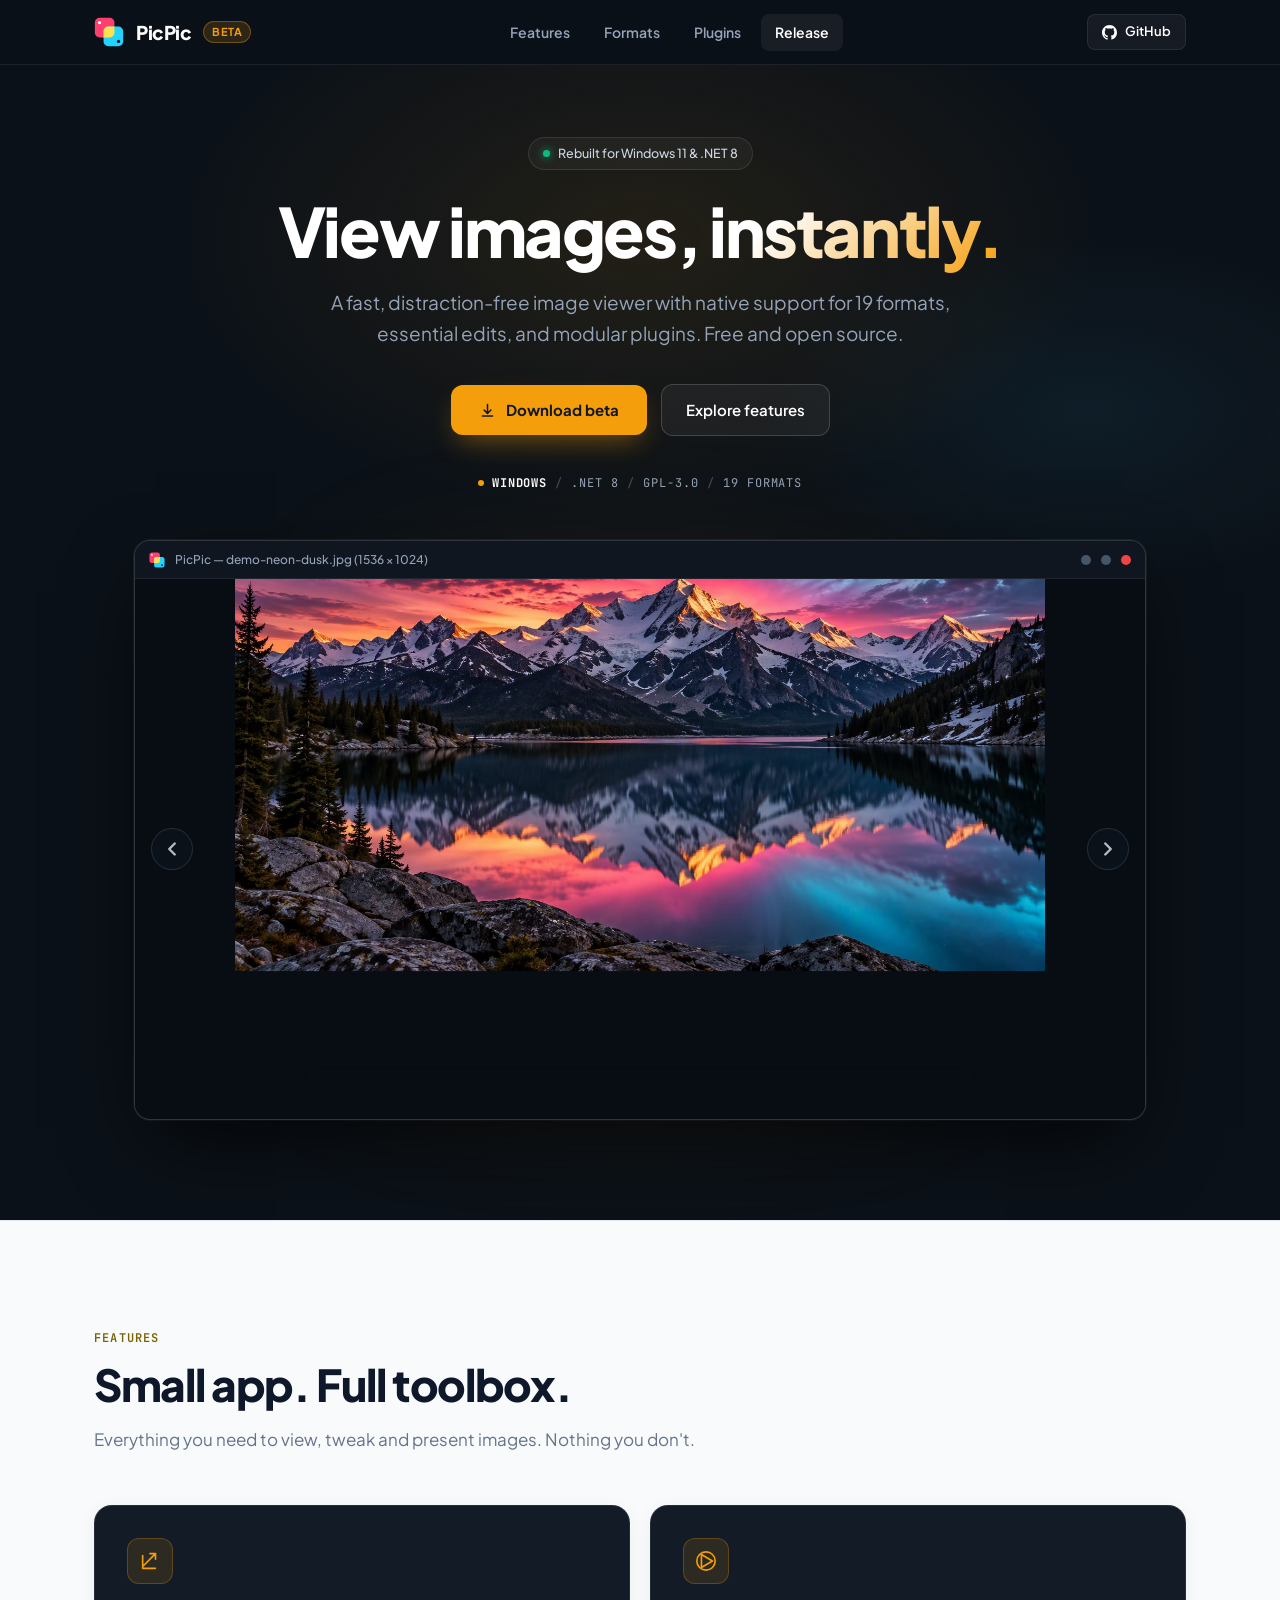
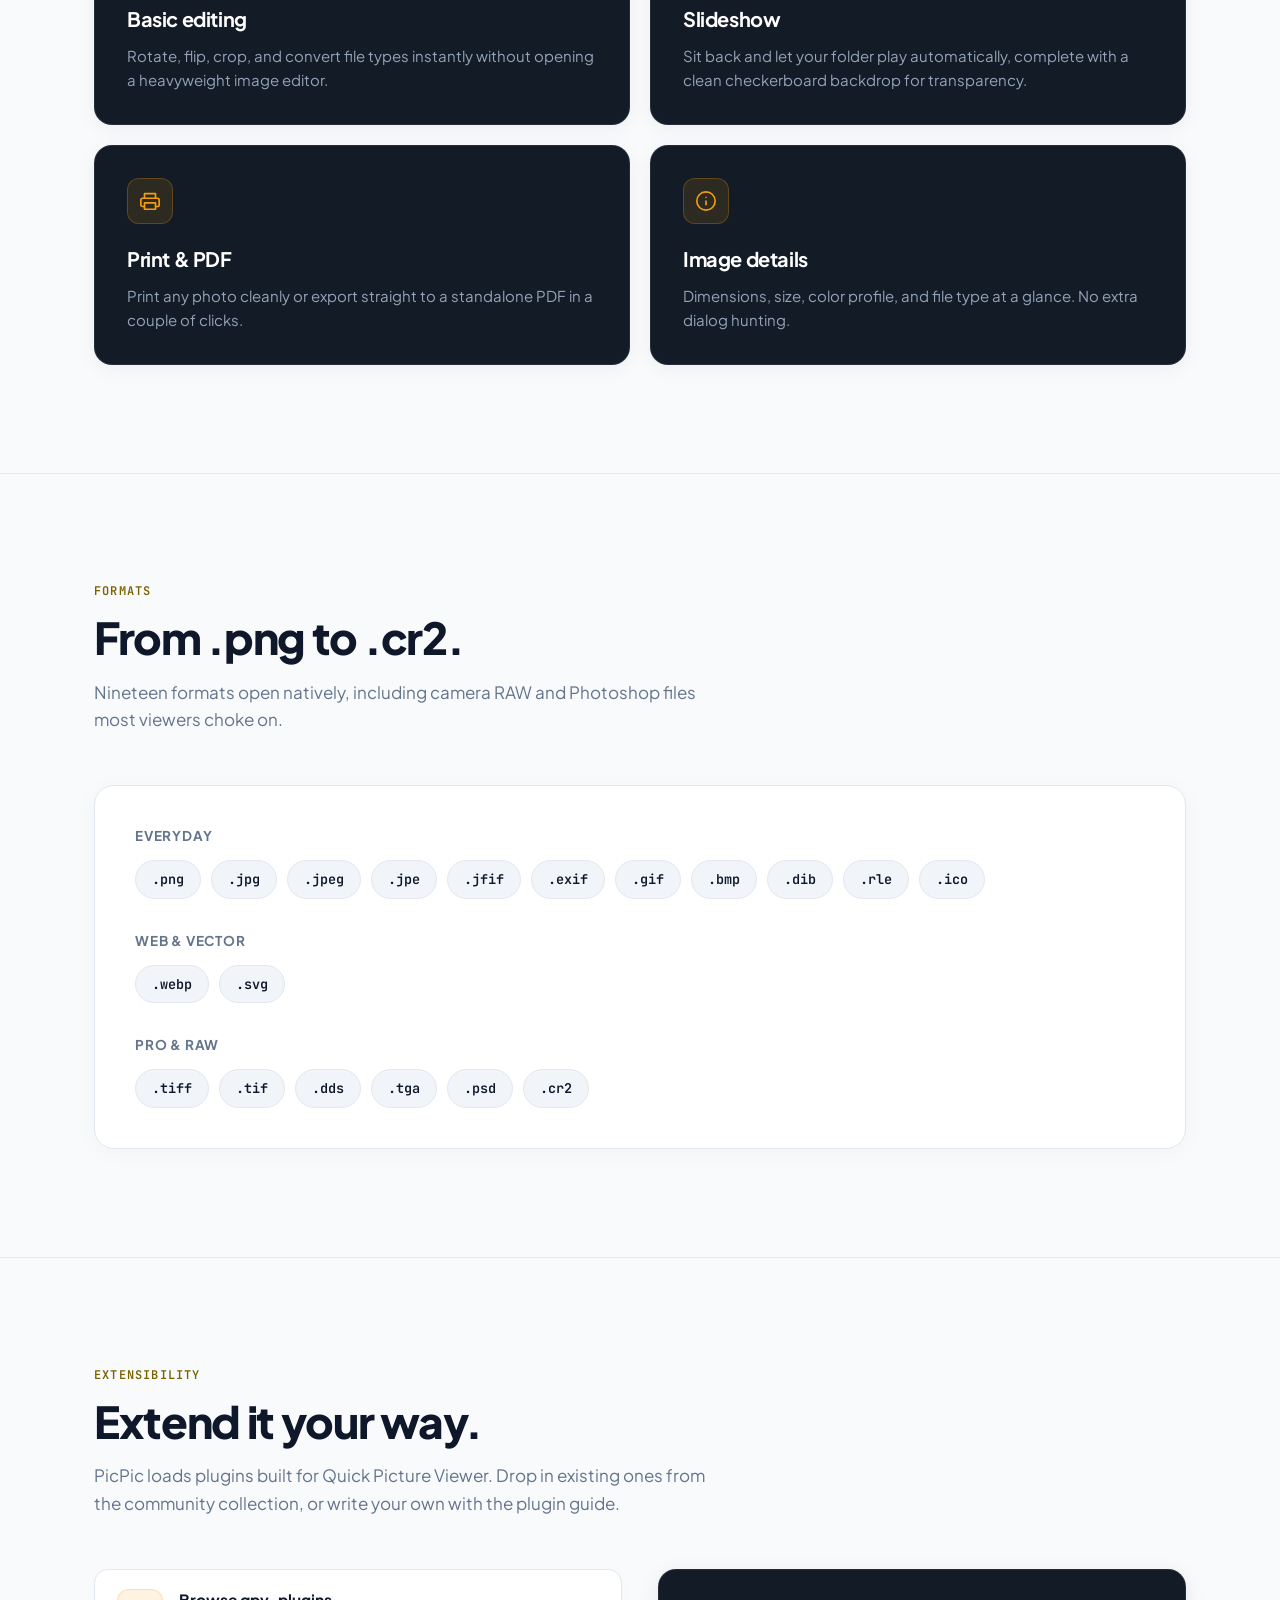
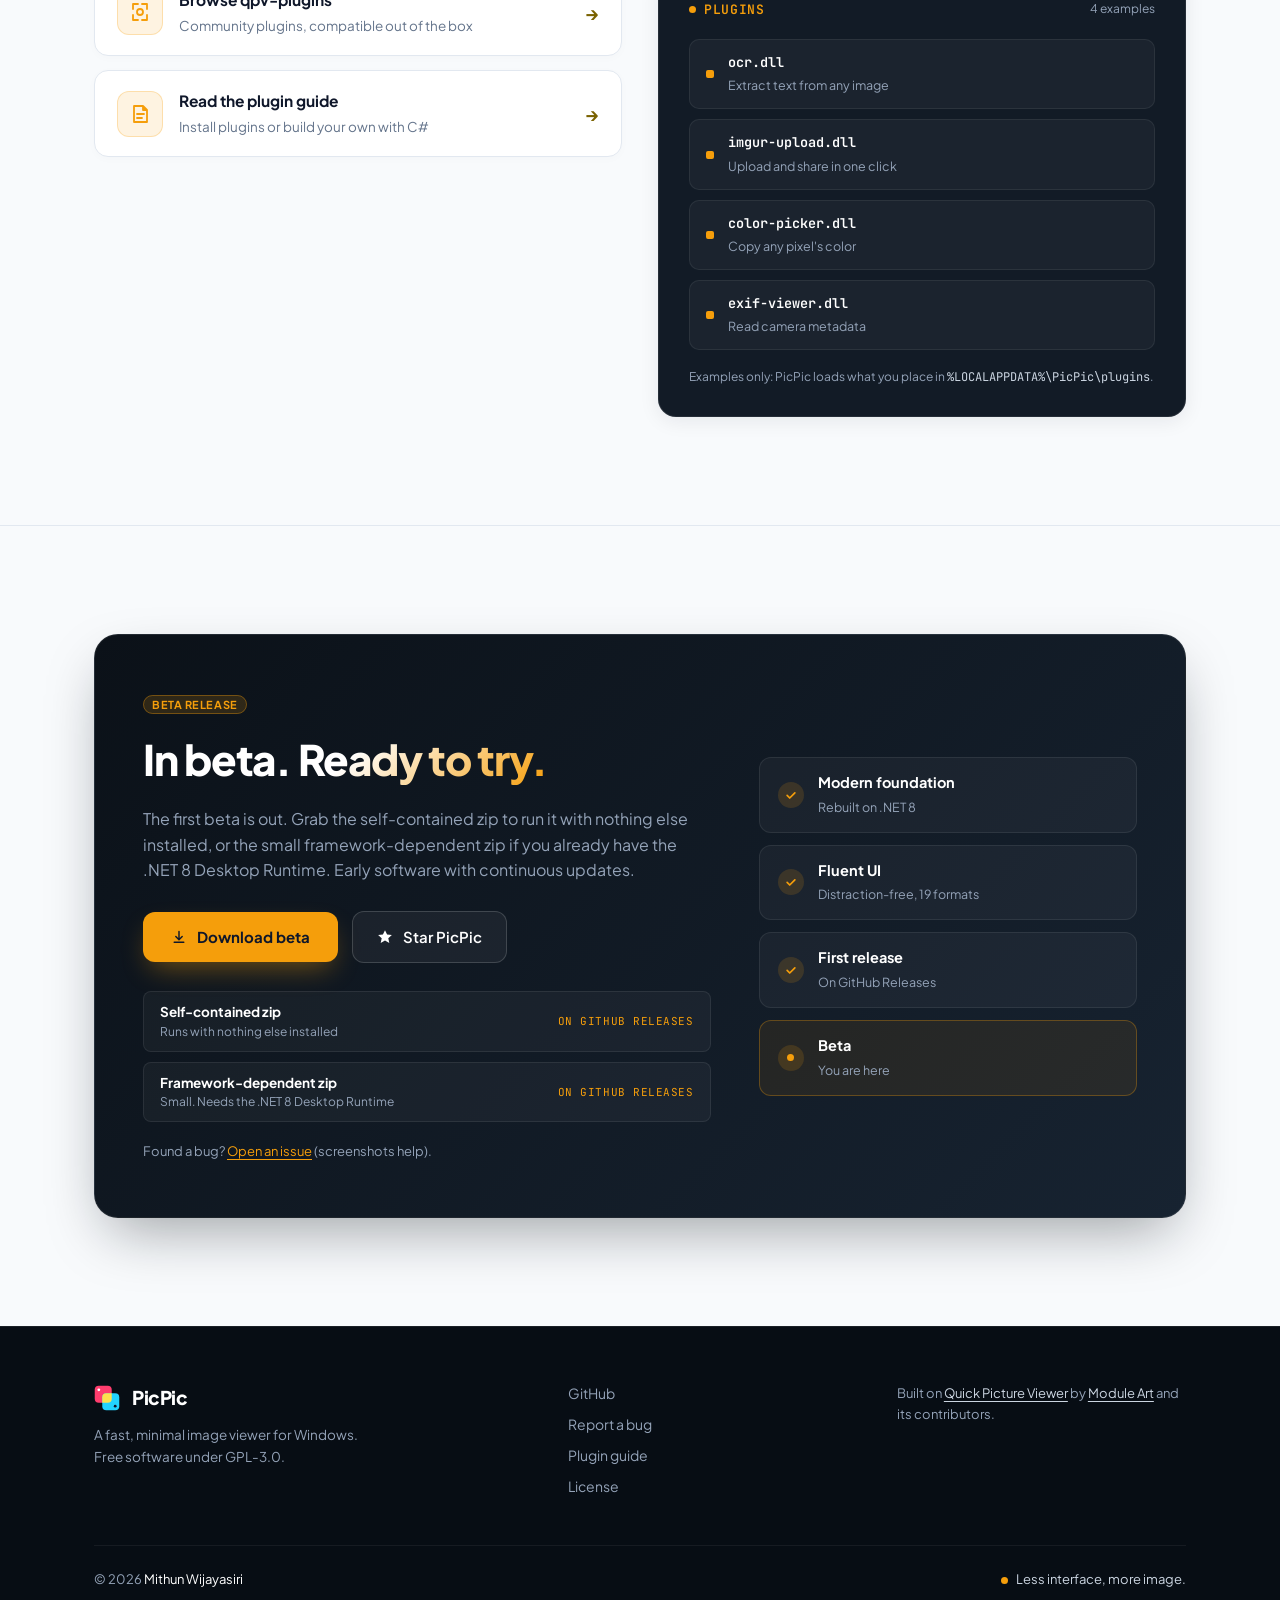
<file: site/index.html>
<!doctype html>
<html lang="en">
<head>
  <meta charset="utf-8">
  <meta name="viewport" content="width=device-width, initial-scale=1">
  <title>PicPic — Fast, Modern Image Viewer for Windows</title>
  <meta name="description" content="PicPic is a fast, distraction-free image viewer for Windows with native support for 19 formats, essential edits, and modular plugins. Free and open source under GPL-3.0.">
  <meta name="theme-color" content="#0b1118">
  <meta property="og:title" content="PicPic — Fast, Modern Image Viewer for Windows">
  <meta property="og:description" content="Native support for 19 formats, essential edits, and modular plugins. Distraction-free UI. Free and open source under GPL-3.0.">
  <meta property="og:url" content="https://mithunwijayasiri.github.io/PicPic/site/">
  <meta property="og:type" content="website">
  <meta property="og:site_name" content="PicPic">
  <meta property="og:image" content="https://mithunwijayasiri.github.io/PicPic/site/assets/og-card.png">
  <meta property="og:image:width" content="1200">
  <meta property="og:image:height" content="630">
  <meta property="og:image:alt" content="PicPic — a fast, minimal image viewer for Windows">
  <meta name="twitter:card" content="summary_large_image">
  <link rel="icon" type="image/svg+xml" href="assets/picpic-icon.svg">
  <link rel="stylesheet" href="styles.css">
  <script type="application/ld+json">
  {
    "@context": "https://schema.org",
    "@type": "SoftwareApplication",
    "name": "PicPic",
    "operatingSystem": "Windows",
    "applicationCategory": "MultimediaApplication",
    "description": "A fast, minimal image viewer for Windows. In beta — download from GitHub Releases.",
    "license": "https://github.com/MithunWijayasiri/PicPic/blob/master/LICENSE",
    "sameAs": "https://github.com/MithunWijayasiri/PicPic",
    "author": { "@type": "Person", "name": "Mithun Wijayasiri", "url": "https://github.com/MithunWijayasiri" },
    "offers": { "@type": "Offer", "price": "0", "priceCurrency": "USD" }
  }
  </script>
</head>
<body>
  <a class="skip-link" href="#main">Skip to content</a>

  <header class="nav" id="nav">
    <div class="wrap nav-inner">
      <a class="brand" href="#top" aria-label="PicPic home">
        <img src="assets/picpic-mark.svg" alt="PicPic logo" width="30" height="30">
        <span class="brand-name">PicPic</span>
        <span class="badge-beta">Beta</span>
      </a>
      <nav class="nav-links" aria-label="Sections">
        <a href="#features" data-nav>Features</a>
        <a href="#formats" data-nav>Formats</a>
        <a href="#plugins" data-nav>Plugins</a>
        <a href="#release" data-nav>Release</a>
      </nav>
      <div class="nav-actions">
        <a class="btn btn-ghost btn-sm" href="https://github.com/MithunWijayasiri/PicPic" target="_blank" rel="noopener">
          <svg viewBox="0 0 16 16" width="15" height="15" fill="currentColor" aria-hidden="true"><path d="M8 0C3.58 0 0 3.58 0 8c0 3.54 2.29 6.53 5.47 7.59.4.07.55-.17.55-.38 0-.19-.01-.82-.01-1.49-2.01.37-2.53-.49-2.69-.94-.09-.23-.48-.94-.82-1.13-.28-.15-.68-.52-.01-.53.63-.01 1.08.58 1.23.82.72 1.21 1.87.87 2.33.66.07-.52.28-.87.51-1.07-1.78-.2-3.64-.89-3.64-3.95 0-.87.31-1.59.82-2.15-.08-.2-.36-1.02.08-2.12 0 0 .67-.21 2.2.82.64-.18 1.32-.27 2-.27s1.36.09 2 .27c1.53-1.04 2.2-.82 2.2-.82.44 1.1.16 1.92.08 2.12.51.56.82 1.27.82 2.15 0 3.07-1.87 3.75-3.65 3.95.29.25.54.73.54 1.48 0 1.07-.01 1.93-.01 2.2 0 .21.15.46.55.38A8.01 8.01 0 0 0 16 8c0-4.42-3.58-8-8-8Z"/></svg>
          GitHub
        </a>
        <button class="menu-btn" id="menuBtn" aria-expanded="false" aria-controls="mobileMenu" aria-label="Open menu">
          <svg viewBox="0 0 20 20" width="20" height="20" fill="none" stroke="currentColor" stroke-width="1.8" stroke-linecap="round" aria-hidden="true"><path d="M3 5h14M3 10h14M3 15h14"/></svg>
        </button>
      </div>
    </div>
    <div class="mobile-menu" id="mobileMenu" hidden>
      <a href="#features" data-nav>Features</a>
      <a href="#formats" data-nav>Formats</a>
      <a href="#plugins" data-nav>Plugins</a>
      <a href="#release" data-nav>Release</a>
      <a href="https://github.com/MithunWijayasiri/PicPic" target="_blank" rel="noopener">GitHub ↗</a>
    </div>
  </header>

  <main id="main">
    <!-- Hero Section -->
    <section class="hero" id="top">
      <div class="wrap hero-copy">
        <div class="hero-badge"><span></span> Rebuilt for Windows 11 &amp; .NET 8</div>
        <h1>View images, <span class="gradient">instantly.</span></h1>
        <p class="hero-sub">A fast, distraction-free image viewer with native support for 19 formats, essential edits, and modular plugins. Free and open source.</p>
        <div class="hero-cta">
          <a class="btn btn-primary" href="#release">
            <svg viewBox="0 0 20 20" width="17" height="17" fill="none" stroke="currentColor" stroke-width="1.8" stroke-linecap="round" stroke-linejoin="round" aria-hidden="true"><path d="M10 3v10M6 9.5l4 4 4-4M4 16.5h12"/></svg>
            Download beta
          </a>
          <a class="btn btn-secondary" href="#features">Explore features</a>
        </div>
        <p class="status">
          <span class="status-dot" aria-hidden="true"></span>
          <b>Windows</b><span class="x" aria-hidden="true">/</span>.NET 8<span class="x" aria-hidden="true">/</span>GPL-3.0<span class="x" aria-hidden="true">/</span>19 formats
        </p>
      </div>

      <!-- Mockup Window -->
      <div class="wrap mockup-wrap">
        <div class="mockup-glow" aria-hidden="true"></div>
        <div class="mockup-window">
          <div class="win-titlebar">
            <div class="win-title">
              <img src="assets/picpic-mark.svg" alt="" width="16" height="16">
              <span id="demoTitle">PicPic — demo-neon-dusk.jpg (1536 × 1024)</span>
            </div>
            <div class="win-controls" aria-hidden="true">
              <span class="win-ctrl win-min"></span>
              <span class="win-ctrl win-max"></span>
              <span class="win-ctrl win-close"></span>
            </div>
          </div>
          <div class="win-canvas" tabindex="0" role="region" aria-label="Interactive image viewer demo">
            <div class="win-stage" id="heroStage">
              <img id="heroImg" src="assets/demo-neon-dusk.jpg" alt="Sample image: mountain lake at dusk with vibrant neon aurora glow" fetchpriority="high">
            </div>
            <button class="win-nav-btn win-nav-prev" id="demoPrev" type="button" aria-label="Previous image (Left arrow)" title="Previous image (Left arrow)">
              <svg viewBox="0 0 20 20" width="22" height="22" fill="none" stroke="currentColor" stroke-width="2.2" stroke-linecap="round" stroke-linejoin="round" aria-hidden="true"><path d="M12.5 15l-5-5 5-5"/></svg>
            </button>
            <button class="win-nav-btn win-nav-next" id="demoNext" type="button" aria-label="Next image (Right arrow)" title="Next image (Right arrow)">
              <svg viewBox="0 0 20 20" width="22" height="22" fill="none" stroke="currentColor" stroke-width="2.2" stroke-linecap="round" stroke-linejoin="round" aria-hidden="true"><path d="M7.5 5l5 5-5 5"/></svg>
            </button>
            <div class="win-hud" role="toolbar" aria-label="Viewer quick actions">
              <button class="win-hud-btn" id="hudPrev" type="button" title="Previous image (Left arrow)">
                <svg viewBox="0 0 20 20" width="16" height="16" fill="none" stroke="currentColor" stroke-width="2" stroke-linecap="round" stroke-linejoin="round" aria-hidden="true"><path d="M12.5 15l-5-5 5-5"/></svg>
                <span class="win-hud-label">Back</span>
              </button>
              <button class="win-hud-btn" id="hudNext" type="button" title="Next image (Right arrow)">
                <svg viewBox="0 0 20 20" width="16" height="16" fill="none" stroke="currentColor" stroke-width="2" stroke-linecap="round" stroke-linejoin="round" aria-hidden="true"><path d="M7.5 5l5 5-5 5"/></svg>
                <span class="win-hud-label">Next</span>
              </button>
              <span class="win-hud-sep" aria-hidden="true"></span>
              <button class="win-hud-btn" id="hudRotate" type="button" title="Rotate 90° clockwise (R)">
                <svg viewBox="0 0 20 20" width="16" height="16" fill="none" stroke="currentColor" stroke-width="1.8" stroke-linecap="round" stroke-linejoin="round" aria-hidden="true"><path d="M3 10a7 7 0 1 1 2.05 4.95M3 10V5m0 5h5"/></svg>
                <span class="win-hud-label">Rotate</span>
              </button>
              <button class="win-hud-btn" id="hudZoomIn" type="button" title="Zoom in (+)">
                <svg viewBox="0 0 20 20" width="16" height="16" fill="none" stroke="currentColor" stroke-width="1.8" stroke-linecap="round" stroke-linejoin="round" aria-hidden="true"><circle cx="9" cy="9" r="6"/><path d="M9 6v6M6 9h6M13.5 13.5 17 17"/></svg>
                <span class="win-hud-label">Zoom +</span>
              </button>
              <button class="win-hud-btn" id="hudZoomOut" type="button" title="Zoom out (−)">
                <svg viewBox="0 0 20 20" width="16" height="16" fill="none" stroke="currentColor" stroke-width="1.8" stroke-linecap="round" stroke-linejoin="round" aria-hidden="true"><circle cx="9" cy="9" r="6"/><path d="M6 9h6M13.5 13.5 17 17"/></svg>
                <span class="win-hud-label">Zoom −</span>
              </button>
              <button class="win-hud-btn" id="hudSlideshow" type="button" title="Start slideshow (Space)">
                <svg class="icon-play" viewBox="0 0 20 20" width="16" height="16" fill="currentColor" aria-hidden="true"><path d="M6 4.5 16 10 6 15.5Z"/></svg>
                <svg class="icon-pause" viewBox="0 0 20 20" width="16" height="16" fill="currentColor" aria-hidden="true" hidden><path d="M6 4h3v12H6zM11 4h3v12h-3z"/></svg>
                <span class="win-hud-label">Play</span>
              </button>
              <span class="win-hud-sep" aria-hidden="true"></span>
              <span class="win-hud-info" id="demoInfo">1536 × 1024 • JPEG • 100%</span>
            </div>
          </div>
        </div>
      </div>
    </section>

    <!-- Features Bento Section -->
    <section class="section section-light" id="features">
      <div class="wrap">
        <div class="section-header">
          <span class="section-tag">Features</span>
          <h2>Small app. Full toolbox.</h2>
          <p class="section-sub">Everything you need to view, tweak and present images. Nothing you don't.</p>
        </div>
        <div class="bento-grid">
          <article class="bento-card bento-col-6">
            <div class="bento-icon">
              <svg viewBox="0 0 24 24" width="22" height="22" fill="none" stroke="currentColor" stroke-width="1.8" stroke-linecap="round" stroke-linejoin="round" aria-hidden="true"><path d="M4 18 18 4M18 4h-6M18 4v6M4 6v14h14"/></svg>
            </div>
            <h3>Basic editing</h3>
            <p>Rotate, flip, crop, and convert file types instantly without opening a heavyweight image editor.</p>
          </article>
          <article class="bento-card bento-col-6">
            <div class="bento-icon">
              <svg viewBox="0 0 24 24" width="22" height="22" fill="none" stroke="currentColor" stroke-width="1.8" stroke-linecap="round" stroke-linejoin="round" aria-hidden="true"><path d="M7 5l12 7-12 7V5z"/><circle cx="12" cy="12" r="10"/></svg>
            </div>
            <h3>Slideshow</h3>
            <p>Sit back and let your folder play automatically, complete with a clean checkerboard backdrop for transparency.</p>
          </article>
          <article class="bento-card bento-col-6">
            <div class="bento-icon">
              <svg viewBox="0 0 24 24" width="22" height="22" fill="none" stroke="currentColor" stroke-width="1.8" stroke-linecap="round" stroke-linejoin="round" aria-hidden="true"><path d="M6 9V4h12v5M6 18H4a2 2 0 0 1-2-2v-5a2 2 0 0 1 2-2h16a2 2 0 0 1 2 2v5a2 2 0 0 1-2 2h-2M6 14h12v7H6v-7z"/></svg>
            </div>
            <h3>Print &amp; PDF</h3>
            <p>Print any photo cleanly or export straight to a standalone PDF in a couple of clicks.</p>
          </article>
          <article class="bento-card bento-col-6">
            <div class="bento-icon">
              <svg viewBox="0 0 24 24" width="22" height="22" fill="none" stroke="currentColor" stroke-width="1.8" stroke-linecap="round" stroke-linejoin="round" aria-hidden="true"><circle cx="12" cy="12" r="10"/><path d="M12 16v-4M12 8h.01"/></svg>
            </div>
            <h3>Image details</h3>
            <p>Dimensions, size, color profile, and file type at a glance. No extra dialog hunting.</p>
          </article>
        </div>
      </div>
    </section>

    <!-- Formats Section -->
    <section class="section section-light" id="formats">
      <div class="wrap">
        <div class="section-header">
          <span class="section-tag">Formats</span>
          <h2>From .png to .cr2.</h2>
          <p class="section-sub">Nineteen formats open natively, including camera RAW and Photoshop files most viewers choke on.</p>
        </div>
        <div class="formats-box">
          <div class="format-group">
            <h3 class="fg-title">Everyday</h3>
            <div class="chips-row">
              <span class="fmt-pill">.png</span>
              <span class="fmt-pill">.jpg</span>
              <span class="fmt-pill">.jpeg</span>
              <span class="fmt-pill">.jpe</span>
              <span class="fmt-pill">.jfif</span>
              <span class="fmt-pill">.exif</span>
              <span class="fmt-pill">.gif</span>
              <span class="fmt-pill">.bmp</span>
              <span class="fmt-pill">.dib</span>
              <span class="fmt-pill">.rle</span>
              <span class="fmt-pill">.ico</span>
            </div>
          </div>
          <div class="format-group">
            <h3 class="fg-title">Web &amp; vector</h3>
            <div class="chips-row">
              <span class="fmt-pill">.webp</span>
              <span class="fmt-pill">.svg</span>
            </div>
          </div>
          <div class="format-group">
            <h3 class="fg-title">Pro &amp; RAW</h3>
            <div class="chips-row">
              <span class="fmt-pill">.tiff</span>
              <span class="fmt-pill">.tif</span>
              <span class="fmt-pill">.dds</span>
              <span class="fmt-pill">.tga</span>
              <span class="fmt-pill">.psd</span>
              <span class="fmt-pill">.cr2</span>
            </div>
          </div>
        </div>
      </div>
    </section>

    <!-- Plugins Section -->
    <section class="section section-light" id="plugins">
      <div class="wrap">
        <div class="section-header">
          <span class="section-tag">Extensibility</span>
          <h2>Extend it your way.</h2>
          <p class="section-sub">PicPic loads plugins built for Quick Picture Viewer. Drop in existing ones from the community collection, or write your own with the plugin guide.</p>
        </div>
        <div class="plugins-grid">
          <div class="plugin-links">
            <a class="plugin-link-card" href="https://github.com/ModuleArt/qpv-plugins" target="_blank" rel="noopener">
              <span class="bento-icon"><svg viewBox="0 0 22 22" width="22" height="22" fill="none" stroke="currentColor" stroke-width="1.8" stroke-linecap="round" stroke-linejoin="round" aria-hidden="true"><path d="M9 3H4v5M13 3h5v5M9 19H4v-5M13 19h5v-5"/><circle cx="11" cy="11" r="3"/></svg></span>
              <div class="plugin-link-body">
                <b>Browse qpv-plugins</b>
                <small>Community plugins, compatible out of the box</small>
              </div>
              <span class="plugin-link-arrow" aria-hidden="true">→</span>
            </a>
            <a class="plugin-link-card" href="https://github.com/MithunWijayasiri/PicPic/blob/master/docs/plugins.md" target="_blank" rel="noopener">
              <span class="bento-icon"><svg viewBox="0 0 22 22" width="22" height="22" fill="none" stroke="currentColor" stroke-width="1.8" stroke-linecap="round" stroke-linejoin="round" aria-hidden="true"><path d="M5 3h9l4 4v12H5ZM14 3v4h4M8 11h7M8 15h5"/></svg></span>
              <div class="plugin-link-body">
                <b>Read the plugin guide</b>
                <small>Install plugins or build your own with C#</small>
              </div>
              <span class="plugin-link-arrow" aria-hidden="true">→</span>
            </a>
          </div>
          <div class="plugin-preview-card">
            <div class="plugin-head-row">
              <p class="plugin-title"><span class="pulse-dot" aria-hidden="true"></span>plugins</p>
              <span class="plugin-count">4 examples</span>
            </div>
            <ul class="plugin-item-list" aria-label="Example plugins">
              <li>
                <span class="pm-dot" aria-hidden="true"></span>
                <span class="pm-info"><b>ocr.dll</b><small>Extract text from any image</small></span>
              </li>
              <li>
                <span class="pm-dot" aria-hidden="true"></span>
                <span class="pm-info"><b>imgur-upload.dll</b><small>Upload and share in one click</small></span>
              </li>
              <li>
                <span class="pm-dot" aria-hidden="true"></span>
                <span class="pm-info"><b>color-picker.dll</b><small>Copy any pixel's color</small></span>
              </li>
              <li>
                <span class="pm-dot" aria-hidden="true"></span>
                <span class="pm-info"><b>exif-viewer.dll</b><small>Read camera metadata</small></span>
              </li>
            </ul>
            <p class="plugin-note">Examples only: PicPic loads what you place in <span class="mono">%LOCALAPPDATA%\PicPic\plugins</span>.</p>
          </div>
        </div>
      </div>
    </section>

    <!-- Release / Beta Section -->
    <section class="section section-light" id="release">
      <div id="beta" style="position: absolute; transform: translateY(-80px);" aria-hidden="true"></div>
      <div class="wrap">
        <div class="release-cta-card">
          <div class="release-info">
            <span class="badge-beta">Beta release</span>
            <h2>In beta. <span class="gradient">Ready to try.</span></h2>
            <p class="release-sub">The first beta is out. Grab the self-contained zip to run it with nothing else installed, or the small framework-dependent zip if you already have the .NET 8 Desktop Runtime. Early software with continuous updates.</p>
            <div class="release-cta-actions">
              <a class="btn btn-primary" href="https://github.com/MithunWijayasiri/PicPic/releases" target="_blank" rel="noopener">
                <svg viewBox="0 0 20 20" width="16" height="16" fill="none" stroke="currentColor" stroke-width="1.8" stroke-linecap="round" stroke-linejoin="round" aria-hidden="true"><path d="M10 3v10M6 9.5l4 4 4-4M4 16.5h12"/></svg>
                Download beta
              </a>
              <a class="btn btn-secondary" href="https://github.com/MithunWijayasiri/PicPic" target="_blank" rel="noopener">
                <svg viewBox="0 0 20 20" width="16" height="16" fill="currentColor" aria-hidden="true"><path d="M10 1.5 12.6 7l6 .6-4.5 4 1.3 5.9L10 14.4l-5.4 3.1L5.9 11.6 1.4 7.6l6-.6L10 1.5Z"/></svg>
                Star PicPic
              </a>
            </div>
            <div class="asset-rows">
              <p class="asset-row"><span><b>Self-contained zip</b><small>Runs with nothing else installed</small></span><span class="asset-tag">on GitHub Releases</span></p>
              <p class="asset-row"><span><b>Framework-dependent zip</b><small>Small. Needs the .NET 8 Desktop Runtime</small></span><span class="asset-tag">on GitHub Releases</span></p>
            </div>
            <p class="release-note">Found a bug? <a href="https://github.com/MithunWijayasiri/PicPic/issues/new" target="_blank" rel="noopener">Open an issue</a> (screenshots help).</p>
          </div>
          <div class="release-checklist">
            <ol class="checklist">
              <li class="release-check-item">
                <span class="check"><svg viewBox="0 0 14 14" width="12" height="12"><path d="m2.5 7.5 3 3 6-6" fill="none" stroke="currentColor" stroke-width="2" stroke-linecap="round" stroke-linejoin="round"/></svg></span>
                <span><b>Modern foundation</b><small>Rebuilt on .NET 8</small></span>
              </li>
              <li class="release-check-item">
                <span class="check"><svg viewBox="0 0 14 14" width="12" height="12"><path d="m2.5 7.5 3 3 6-6" fill="none" stroke="currentColor" stroke-width="2" stroke-linecap="round" stroke-linejoin="round"/></svg></span>
                <span><b>Fluent UI</b><small>Distraction-free, 19 formats</small></span>
              </li>
              <li class="release-check-item">
                <span class="check"><svg viewBox="0 0 14 14" width="12" height="12"><path d="m2.5 7.5 3 3 6-6" fill="none" stroke="currentColor" stroke-width="2" stroke-linecap="round" stroke-linejoin="round"/></svg></span>
                <span><b>First release</b><small>On GitHub Releases</small></span>
              </li>
              <li class="release-check-item check-now" aria-current="step">
                <span class="check"><span class="pulse-dot" aria-hidden="true"></span></span>
                <span><b>Beta</b><small>You are here</small></span>
              </li>
            </ol>
          </div>
        </div>
      </div>
    </section>
  </main>

  <footer class="footer">
    <div class="wrap">
      <div class="footer-grid">
        <div class="footer-brand">
          <a class="brand" href="#top" aria-label="Back to top">
            <img src="assets/picpic-mark.svg" alt="" width="26" height="26">
            <span class="brand-name">PicPic</span>
          </a>
          <p>A fast, minimal image viewer for Windows.<br>Free software under GPL-3.0.</p>
        </div>
        <nav class="footer-links" aria-label="Project links">
          <a href="https://github.com/MithunWijayasiri/PicPic" target="_blank" rel="noopener">GitHub</a>
          <a href="https://github.com/MithunWijayasiri/PicPic/issues/new" target="_blank" rel="noopener">Report a bug</a>
          <a href="https://github.com/MithunWijayasiri/PicPic/blob/master/docs/plugins.md" target="_blank" rel="noopener">Plugin guide</a>
          <a href="https://github.com/MithunWijayasiri/PicPic/blob/master/LICENSE" target="_blank" rel="noopener">License</a>
        </nav>
        <div class="footer-credit">
          <p>Built on <a href="https://github.com/ModuleArt/quick-picture-viewer" target="_blank" rel="noopener">Quick Picture Viewer</a> by <a href="https://github.com/ModuleArt" target="_blank" rel="noopener">Module Art</a> and its contributors.</p>
        </div>
      </div>
      <div class="footer-bottom">
        <span>© 2026 <a href="https://github.com/MithunWijayasiri" target="_blank" rel="noopener">Mithun Wijayasiri</a></span>
        <span class="footer-status"><span class="pulse-dot" aria-hidden="true"></span>Less interface, more image.</span>
      </div>
    </div>
  </footer>

  <script src="app.js" defer></script>
</body>
</html>
</file>
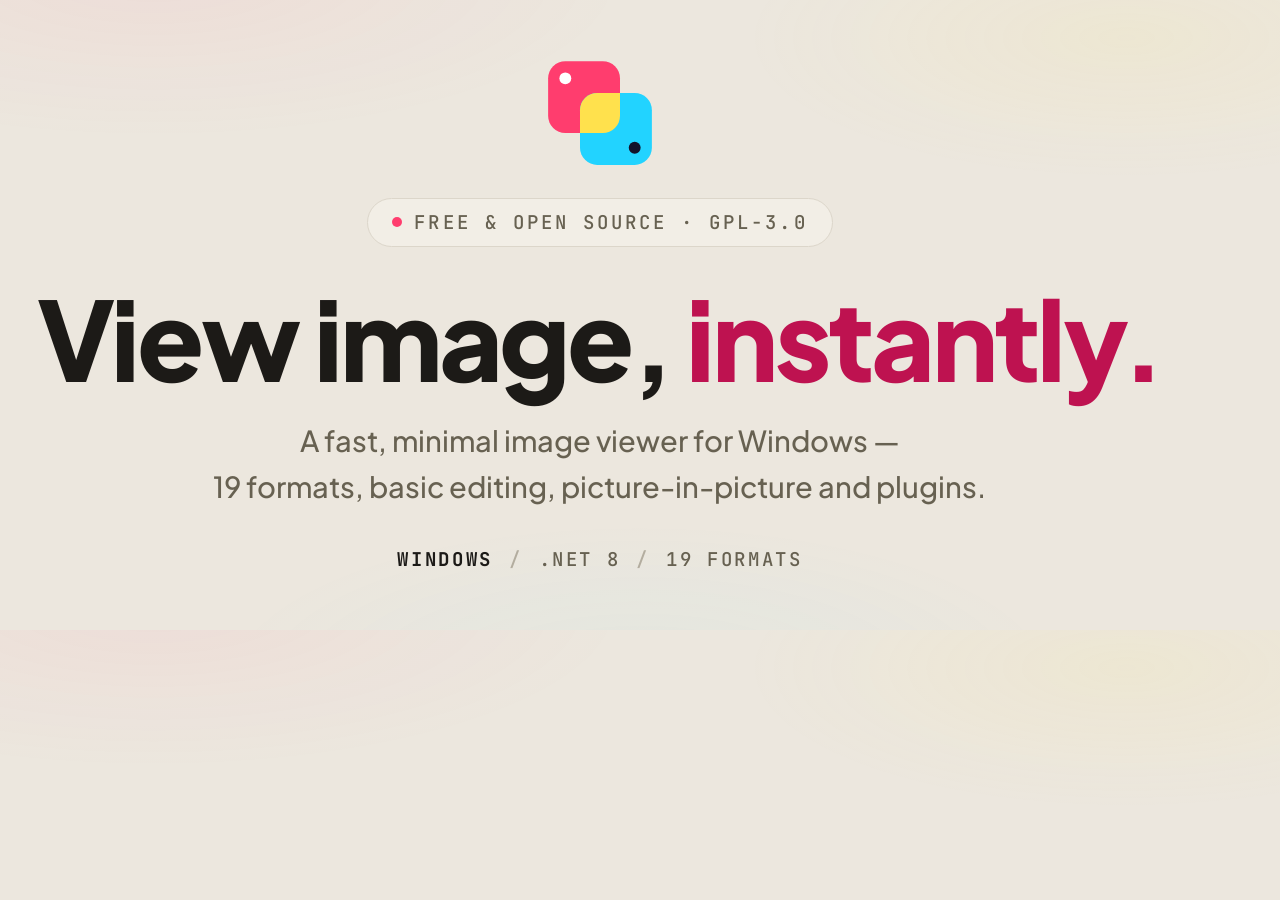
<file: site/og-card.html>
<!doctype html>
<html lang="en">
<head>
  <meta charset="utf-8">
  <title>PicPic — social card (1200×630)</title>
  <link rel="preconnect" href="https://fonts.googleapis.com">
  <link rel="preconnect" href="https://fonts.gstatic.com" crossorigin>
  <link href="https://fonts.googleapis.com/css2?family=Plus+Jakarta+Sans:wght@500;700;800&family=JetBrains+Mono:wght@500&display=swap" rel="stylesheet">
  <style>
    /* Rasterize: msedge --headless=new --screenshot=assets/og-card.png --window-size=1200,630 --hide-scrollbars --virtual-time-budget=8000 "<path or URL to this file>" */
    body {
      width: 1200px;
      height: 630px;
      margin: 0;
      display: grid;
      place-items: center;
      align-content: center;
      text-align: center;
      background:
        radial-gradient(60% 42% at 12% -4%, rgba(255, 61, 110, .06), transparent 62%),
        radial-gradient(48% 36% at 88% 6%, rgba(255, 225, 77, .08), transparent 62%),
        radial-gradient(50% 38% at 50% 108%, rgba(34, 211, 255, .05), transparent 66%),
        #ECE7DE;
      color: #1C1A17;
      font: 500 16px/1.6 "Plus Jakarta Sans", system-ui, sans-serif;
    }
    .mark { width: 110px; height: 110px; border-radius: 26px; margin-bottom: 30px; }
    .pill {
      display: inline-flex;
      align-items: center;
      gap: 12px;
      padding: 11px 24px;
      margin-bottom: 34px;
      border: 1px solid #DCD6CA;
      border-radius: 999px;
      background: #F2EEE6;
      color: #676151;
      font: 500 19px "JetBrains Mono", monospace;
      text-transform: uppercase;
      letter-spacing: .16em;
    }
    .pill i { width: 10px; height: 10px; border-radius: 50%; background: #FF3D6E; }
    h1 { font: 800 110px/1.02 "Plus Jakarta Sans", system-ui, sans-serif; letter-spacing: -.03em; margin: 0 0 24px; }
    h1 span { color: #BE1250; }
    p { margin: 0 auto; color: #676151; font-size: 29px; font-weight: 500; }
    .strip {
      display: flex;
      justify-content: center;
      gap: 16px;
      margin-top: 38px;
      color: #676151;
      font: 500 19px "JetBrains Mono", monospace;
      text-transform: uppercase;
      letter-spacing: .14em;
    }
    .strip b { color: #1C1A17; }
    .strip .x { color: #B3AD9F; }
  </style>
</head>
<body>
  <img class="mark" src="assets/picpic-mark.svg" alt="">
  <div>
    <p class="pill"><i></i>Free &amp; open source · GPL-3.0</p>
    <h1>View image, <span>instantly.</span></h1>
    <p>A fast, minimal image viewer for Windows —<br>19 formats, basic editing, picture-in-picture and plugins.</p>
    <div class="strip"><b>Windows</b><span class="x">/</span>.NET 8<span class="x">/</span>19 formats</div>
  </div>
</body>
</html>
</file>
<file: site/styles.css>
@import url('https://fonts.googleapis.com/css2?family=Plus+Jakarta+Sans:wght@400;500;600;700;800&family=JetBrains+Mono:wght@500;600&display=swap');

/* Reset & Box Sizing */
*, *::before, *::after {
  box-sizing: border-box;
  margin: 0;
  padding: 0;
}

:root {
  --font: 'Plus Jakarta Sans', system-ui, -apple-system, 'Segoe UI', Roboto, sans-serif;
  --font-mono: 'JetBrains Mono', ui-monospace, 'Cascadia Code', 'Consolas', monospace;

  /* Dark Mica / Fluent Surfaces */
  --dark-bg: #0b1118;
  --dark-surface: #121b26;
  --dark-surface-hover: #172331;
  --dark-card: #121b26;
  --dark-border: rgba(255, 255, 255, 0.08);
  --dark-border-strong: rgba(255, 255, 255, 0.16);
  --dark-ink: #f1f5f9;
  --dark-muted: #94a3b8;

  /* Modern Light Surfaces */
  --light-bg: #f8fafc;
  --light-surface: #ffffff;
  --light-border: #e2e8f0;
  --light-border-strong: #cbd5e1;
  --light-ink: #0f172a;
  --light-muted: #64748b;

  /* Brand Accents */
  --amber: #f59e0b;
  --amber-hover: #fbbf24;
  --amber-ink: #0f172a;
  --amber-on-light: #7a6200;

  --wrap: 1140px;
  --nav-h: 64px;
}

[hidden] {
  display: none !important;
}

html {
  scroll-behavior: smooth;
  scroll-padding-top: calc(var(--nav-h) + 24px);
}

@media (prefers-reduced-motion: reduce) {
  html {
    scroll-behavior: auto;
  }
  *,
  *::before,
  *::after {
    animation-duration: 0.01ms !important;
    animation-iteration-count: 1 !important;
    transition-duration: 0.01ms !important;
  }
}

body {
  font-family: var(--font);
  background: var(--dark-bg);
  color: var(--dark-ink);
  line-height: 1.5;
  -webkit-font-smoothing: antialiased;
  -moz-osx-font-smoothing: grayscale;
}

/* Accessibility Focus States */
:focus-visible {
  outline: 2px solid var(--amber);
  outline-offset: 3px;
  border-radius: 4px;
}

a {
  color: inherit;
  text-decoration: none;
}

img {
  display: block;
  max-width: 100%;
}

button {
  font: inherit;
  background: none;
  border: none;
  cursor: pointer;
}

.wrap {
  max-width: var(--wrap);
  margin-inline: auto;
  padding-inline: 24px;
}

.skip-link {
  position: fixed;
  top: -64px;
  left: 16px;
  z-index: 300;
  padding: 10px 18px;
  background: var(--amber);
  color: var(--amber-ink);
  border-radius: 10px;
  font-weight: 700;
  font-size: 14px;
  transition: top 0.2s;
}
.skip-link:focus {
  top: 12px;
}

/* Navigation */
.nav {
  position: sticky;
  top: 0;
  z-index: 100;
  background: rgba(11, 17, 24, 0.75);
  backdrop-filter: blur(20px);
  -webkit-backdrop-filter: blur(20px);
  border-bottom: 1px solid var(--dark-border);
  transition: background-color 0.25s, border-color 0.25s;
}
.nav.scrolled {
  background: rgba(11, 17, 24, 0.92);
  border-bottom-color: rgba(255, 255, 255, 0.12);
}
.nav-inner {
  height: var(--nav-h);
  display: flex;
  align-items: center;
  justify-content: space-between;
  gap: 20px;
}
.brand {
  display: flex;
  align-items: center;
  gap: 12px;
}
.brand-name {
  font-size: 19px;
  font-weight: 800;
  letter-spacing: -0.025em;
  color: #ffffff;
}
.badge-beta {
  background: rgba(245, 158, 11, 0.15);
  border: 1px solid rgba(245, 158, 11, 0.35);
  color: var(--amber);
  font-size: 11px;
  font-weight: 700;
  padding: 2px 8px;
  border-radius: 999px;
  text-transform: uppercase;
  letter-spacing: 0.05em;
}
.nav-links {
  display: flex;
  align-items: center;
  gap: 6px;
}
.nav-links a {
  padding: 8px 14px;
  border-radius: 8px;
  color: var(--dark-muted);
  font-size: 14px;
  font-weight: 600;
  transition: color 0.15s, background-color 0.15s;
}
.nav-links a:hover,
.nav-links a.active {
  color: #ffffff;
  background: rgba(255, 255, 255, 0.06);
}
.nav-actions {
  display: flex;
  align-items: center;
  gap: 10px;
}
.btn-ghost {
  display: inline-flex;
  align-items: center;
  gap: 8px;
  background: rgba(255, 255, 255, 0.05);
  border: 1px solid var(--dark-border);
  color: #ffffff;
  font-weight: 600;
  border-radius: 8px;
  transition: all 0.2s;
}
.btn-ghost:hover {
  background: rgba(255, 255, 255, 0.1);
  border-color: rgba(255, 255, 255, 0.2);
  transform: translateY(-1px);
}
.btn-sm {
  padding: 7px 14px;
  font-size: 13px;
}

.menu-btn {
  display: none;
  align-items: center;
  justify-content: center;
  width: 40px;
  height: 40px;
  border-radius: 8px;
  color: #ffffff;
  border: 1px solid var(--dark-border);
  background: rgba(255, 255, 255, 0.04);
}
.mobile-menu {
  display: none;
  flex-direction: column;
  padding: 12px 24px 20px;
  background: #0f1722;
  border-bottom: 1px solid var(--dark-border);
  gap: 8px;
}
.mobile-menu:not([hidden]) {
  display: flex;
}
.mobile-menu a {
  padding: 10px 14px;
  border-radius: 8px;
  color: var(--dark-muted);
  font-weight: 600;
  font-size: 15px;
}
.mobile-menu a:hover {
  background: rgba(255, 255, 255, 0.05);
  color: #ffffff;
}

/* Hero Section */
.hero {
  position: relative;
  padding: 72px 0 100px;
  overflow: hidden;
  background:
    radial-gradient(ellipse 60% 40% at 50% 15%, rgba(245, 158, 11, 0.1), transparent 60%),
    radial-gradient(ellipse 50% 30% at 85% 30%, rgba(56, 189, 248, 0.07), transparent 50%),
    var(--dark-bg);
}
.hero-copy {
  text-align: center;
  max-width: 840px;
  margin-bottom: 48px;
}
.hero-badge {
  display: inline-flex;
  align-items: center;
  gap: 8px;
  background: rgba(255, 255, 255, 0.04);
  border: 1px solid rgba(255, 255, 255, 0.1);
  padding: 6px 14px;
  border-radius: 999px;
  font-size: 12.5px;
  color: #cbd5e1;
  font-weight: 500;
  margin-bottom: 24px;
}
.hero-badge span {
  width: 7px;
  height: 7px;
  border-radius: 50%;
  background: #10b981;
  box-shadow: 0 0 8px #10b981;
}
.hero h1 {
  font-size: clamp(40px, 6.5vw, 68px);
  font-weight: 800;
  line-height: 1.08;
  letter-spacing: -0.035em;
  margin-bottom: 20px;
  color: #ffffff;
}
.gradient {
  background: linear-gradient(135deg, #ffffff 25%, #f59e0b 100%);
  -webkit-background-clip: text;
  -webkit-text-fill-color: transparent;
}
.hero-sub {
  font-size: clamp(16px, 2vw, 19px);
  color: var(--dark-muted);
  max-width: 640px;
  margin: 0 auto 36px;
  line-height: 1.6;
}
.hero-cta {
  display: flex;
  align-items: center;
  justify-content: center;
  gap: 14px;
  flex-wrap: wrap;
  margin-bottom: 32px;
}

/* Buttons */
.btn-primary {
  display: inline-flex;
  align-items: center;
  gap: 10px;
  background: var(--amber);
  color: var(--amber-ink);
  font-weight: 700;
  font-size: 15px;
  padding: 14px 28px;
  border-radius: 12px;
  box-shadow: 0 12px 28px -8px rgba(245, 158, 11, 0.45);
  transition: all 0.2s cubic-bezier(0.2, 0.8, 0.2, 1);
}
.btn-primary:hover {
  background: var(--amber-hover);
  transform: translateY(-2px);
  box-shadow: 0 16px 36px -8px rgba(245, 158, 11, 0.6);
}
.btn-secondary {
  display: inline-flex;
  align-items: center;
  gap: 10px;
  background: rgba(255, 255, 255, 0.05);
  border: 1px solid var(--dark-border-strong);
  color: #ffffff;
  font-weight: 600;
  font-size: 15px;
  padding: 14px 24px;
  border-radius: 12px;
  transition: all 0.2s cubic-bezier(0.2, 0.8, 0.2, 1);
}
.btn-secondary:hover {
  background: rgba(255, 255, 255, 0.1);
  border-color: rgba(255, 255, 255, 0.25);
  transform: translateY(-2px);
}

.status {
  display: inline-flex;
  align-items: center;
  gap: 8px;
  font-family: var(--font-mono);
  font-size: 12px;
  color: var(--dark-muted);
  text-transform: uppercase;
  letter-spacing: 0.08em;
}
.status b {
  color: #ffffff;
}
.status-dot {
  width: 6px;
  height: 6px;
  border-radius: 50%;
  background: var(--amber);
}
.status .x {
  opacity: 0.4;
}

/* Windows 11 App Window Mockup */
.mockup-wrap {
  position: relative;
  max-width: 1060px;
}
.mockup-glow {
  position: absolute;
  inset: -20px;
  background: radial-gradient(circle at 50% 50%, rgba(245, 158, 11, 0.15), transparent 70%);
  filter: blur(48px);
  z-index: 1;
  pointer-events: none;
}
.mockup-window {
  position: relative;
  z-index: 2;
  background: #121822;
  border: 1px solid rgba(255, 255, 255, 0.12);
  border-radius: 16px;
  overflow: hidden;
  box-shadow: 0 30px 80px -20px rgba(0, 0, 0, 0.8), 0 0 0 1px rgba(255, 255, 255, 0.06);
}
.win-titlebar {
  height: 38px;
  background: #0f1620;
  display: flex;
  align-items: center;
  justify-content: space-between;
  padding: 0 14px;
  border-bottom: 1px solid rgba(255, 255, 255, 0.07);
  user-select: none;
}
.win-title {
  display: flex;
  align-items: center;
  gap: 10px;
  font-size: 12px;
  color: #94a3b8;
  font-weight: 500;
}
.win-controls {
  display: flex;
  align-items: center;
  gap: 10px;
}
.win-ctrl {
  width: 10px;
  height: 10px;
  border-radius: 50%;
}
.win-min { background: #475569; }
.win-max { background: #475569; }
.win-close { background: #ef4444; }

.win-canvas {
  position: relative;
  min-height: 480px;
  background: #080d14;
  display: flex;
  align-items: center;
  justify-content: center;
  overflow: hidden;
}
.win-stage {
  width: 100%;
  height: 100%;
  display: flex;
  align-items: center;
  justify-content: center;
  overflow: hidden;
}
.win-stage img {
  width: 100%;
  height: 100%;
  max-height: 540px;
  object-fit: contain;
  display: block;
  transition: transform 0.28s cubic-bezier(0.16, 1, 0.3, 1), opacity 0.18s ease;
  transform-origin: center center;
}
.win-nav-btn {
  position: absolute;
  top: 50%;
  transform: translateY(-50%);
  width: 42px;
  height: 42px;
  border-radius: 50%;
  background: rgba(15, 23, 34, 0.65);
  backdrop-filter: blur(12px);
  -webkit-backdrop-filter: blur(12px);
  border: 1px solid rgba(255, 255, 255, 0.16);
  color: #f1f5f9;
  display: flex;
  align-items: center;
  justify-content: center;
  cursor: pointer;
  transition: all 0.2s cubic-bezier(0.16, 1, 0.3, 1);
  z-index: 5;
  opacity: 0.75;
}
.win-nav-btn:hover {
  opacity: 1;
  background: rgba(245, 158, 11, 0.9);
  color: #0b1118;
  border-color: #f59e0b;
  box-shadow: 0 0 20px rgba(245, 158, 11, 0.4);
  transform: translateY(-50%) scale(1.08);
}
.win-nav-btn:focus-visible {
  outline: 2px solid var(--amber);
  outline-offset: 2px;
  opacity: 1;
}
.win-nav-prev {
  left: 16px;
}
.win-nav-next {
  right: 16px;
}
.win-hud {
  position: absolute;
  bottom: 20px;
  left: 50%;
  transform: translateX(-50%);
  background: rgba(15, 23, 34, 0.88);
  backdrop-filter: blur(16px);
  -webkit-backdrop-filter: blur(16px);
  border: 1px solid rgba(255, 255, 255, 0.14);
  border-radius: 12px;
  padding: 6px 12px;
  display: flex;
  align-items: center;
  gap: 6px;
  box-shadow: 0 12px 32px rgba(0, 0, 0, 0.55);
  white-space: nowrap;
  z-index: 6;
  max-width: 90%;
}
.win-hud-btn {
  color: #cbd5e1;
  display: inline-flex;
  align-items: center;
  gap: 6px;
  padding: 6px 9px;
  border-radius: 6px;
  font-size: 12px;
  font-weight: 600;
  transition: all 0.15s;
}
.win-hud-btn:hover {
  background: rgba(255, 255, 255, 0.1);
  color: #ffffff;
}
.win-hud-btn:focus-visible {
  outline: 2px solid var(--amber);
  outline-offset: 2px;
}
.win-hud-btn.active {
  background: rgba(245, 158, 11, 0.18);
  color: var(--amber);
  border: 1px solid rgba(245, 158, 11, 0.35);
}
.win-hud-sep {
  width: 1px;
  height: 18px;
  background: rgba(255, 255, 255, 0.14);
  margin: 0 2px;
}
.win-hud-info {
  font-family: var(--font-mono);
  font-size: 11px;
  color: #94a3b8;
  padding: 0 4px;
}

/* Modern Light Sections */
.section-light {
  background: var(--light-bg);
  color: var(--light-ink);
  padding: 108px 0;
  border-top: 1px solid var(--light-border);
  position: relative;
}

/* Contrast Focus in Light Sections */
.section-light :focus-visible,
.section-light a:focus-visible,
.section-light button:focus-visible {
  outline: 2px solid var(--amber-on-light);
  outline-offset: 3px;
  border-radius: 4px;
}

.section-header {
  max-width: 640px;
  margin-bottom: 52px;
}
.section-tag {
  font-family: var(--font-mono);
  font-size: 12px;
  font-weight: 600;
  text-transform: uppercase;
  letter-spacing: 0.1em;
  color: var(--amber-on-light);
  display: block;
  margin-bottom: 12px;
}
.section-header h2 {
  font-size: clamp(32px, 4.5vw, 44px);
  font-weight: 800;
  letter-spacing: -0.03em;
  line-height: 1.15;
  color: var(--light-ink);
  margin-bottom: 16px;
}
.section-sub {
  font-size: 17px;
  color: var(--light-muted);
  line-height: 1.6;
}

/* Bento Features Grid */
.bento-grid {
  display: grid;
  grid-template-columns: repeat(12, 1fr);
  gap: 20px;
}
.bento-card {
  background: var(--dark-card);
  color: #ffffff;
  border-radius: 18px;
  padding: 32px;
  border: 1px solid var(--dark-border);
  transition: all 0.25s cubic-bezier(0.2, 0.8, 0.2, 1);
  box-shadow: 0 4px 20px rgba(15, 23, 42, 0.05);
}
.bento-card:hover {
  transform: translateY(-4px);
  border-color: rgba(245, 158, 11, 0.35);
  box-shadow: 0 16px 36px rgba(15, 23, 42, 0.12);
}
.bento-col-6 {
  grid-column: span 6;
}
.bento-icon {
  width: 46px;
  height: 46px;
  border-radius: 12px;
  background: rgba(245, 158, 11, 0.12);
  border: 1px solid rgba(245, 158, 11, 0.25);
  color: var(--amber);
  display: flex;
  align-items: center;
  justify-content: center;
  margin-bottom: 20px;
}
.bento-card h3 {
  font-size: 20px;
  font-weight: 700;
  letter-spacing: -0.02em;
  margin-bottom: 10px;
  color: #ffffff;
}
.bento-card p {
  font-size: 15px;
  color: var(--dark-muted);
  line-height: 1.6;
}

/* Formats Container & Modern Pills */
.formats-box {
  background: #ffffff;
  border: 1px solid var(--light-border);
  border-radius: 20px;
  padding: 40px;
  box-shadow: 0 4px 24px rgba(0, 0, 0, 0.03);
}
.format-group {
  margin-bottom: 32px;
}
.format-group:last-child {
  margin-bottom: 0;
}
.fg-title {
  font-size: 13.5px;
  font-weight: 700;
  text-transform: uppercase;
  letter-spacing: 0.06em;
  color: var(--light-muted);
  margin-bottom: 14px;
}
.chips-row {
  display: flex;
  flex-wrap: wrap;
  gap: 10px;
}
.fmt-pill {
  font-family: var(--font-mono);
  font-size: 13.5px;
  font-weight: 600;
  background: #f1f5f9;
  color: #0f172a;
  border: 1px solid #e2e8f0;
  padding: 8px 16px;
  border-radius: 999px;
  transition: all 0.18s cubic-bezier(0.2, 0.8, 0.2, 1);
}
.fmt-pill:hover {
  background: #0f172a;
  color: var(--amber);
  border-color: #0f172a;
  transform: translateY(-2px);
}

/* Plugins Split Grid */
.plugins-grid {
  display: grid;
  grid-template-columns: 1fr 1fr;
  gap: 36px;
  align-items: start;
}
.plugin-links {
  display: flex;
  flex-direction: column;
  gap: 14px;
}
.plugin-link-card {
  display: flex;
  align-items: center;
  gap: 16px;
  padding: 18px 22px;
  background: #ffffff;
  border: 1px solid var(--light-border);
  border-radius: 14px;
  color: var(--light-ink);
  transition: all 0.2s;
  box-shadow: 0 2px 10px rgba(0, 0, 0, 0.02);
}
.plugin-link-card:hover {
  border-color: var(--light-border-strong);
  transform: translateX(4px);
  box-shadow: 0 6px 18px rgba(0, 0, 0, 0.05);
}
.plugin-link-card .bento-icon {
  margin-bottom: 0;
  flex-shrink: 0;
}
.plugin-link-body {
  flex-grow: 1;
}
.plugin-link-body b {
  display: block;
  font-size: 15.5px;
  font-weight: 700;
  color: var(--light-ink);
  margin-bottom: 2px;
}
.plugin-link-body small {
  font-size: 13.5px;
  color: var(--light-muted);
}
.plugin-link-arrow {
  color: var(--amber-on-light);
  font-size: 18px;
  font-weight: 700;
}

/* Dark Plugin Preview Card */
.plugin-preview-card {
  background: var(--dark-card);
  border: 1px solid var(--dark-border);
  border-radius: 18px;
  padding: 30px;
  color: #ffffff;
  box-shadow: 0 4px 20px rgba(15, 23, 42, 0.08);
}
.plugin-head-row {
  display: flex;
  justify-content: space-between;
  align-items: center;
  margin-bottom: 20px;
}
.plugin-title {
  display: inline-flex;
  align-items: center;
  gap: 8px;
  font-family: var(--font-mono);
  font-size: 13px;
  font-weight: 600;
  color: var(--amber);
  text-transform: uppercase;
  letter-spacing: 0.05em;
}
.pulse-dot {
  width: 7px;
  height: 7px;
  border-radius: 50%;
  background: var(--amber);
}
.plugin-count {
  font-size: 12px;
  color: var(--dark-muted);
}
.plugin-item-list {
  list-style: none;
  display: flex;
  flex-direction: column;
  gap: 10px;
  margin-bottom: 18px;
}
.plugin-item-list li {
  display: flex;
  align-items: center;
  gap: 14px;
  background: rgba(255, 255, 255, 0.04);
  border: 1px solid rgba(255, 255, 255, 0.07);
  padding: 12px 16px;
  border-radius: 10px;
}
.pm-dot {
  width: 8px;
  height: 8px;
  border-radius: 2px;
  background: var(--amber);
  flex-shrink: 0;
}
.pm-info b {
  display: block;
  font-family: var(--font-mono);
  font-size: 13.5px;
  font-weight: 600;
  color: #ffffff;
}
.pm-info small {
  font-size: 12.5px;
  color: var(--dark-muted);
}
.plugin-note {
  font-size: 12px;
  color: var(--dark-muted);
}
.plugin-note .mono {
  font-family: var(--font-mono);
  color: #cbd5e1;
}

/* Release / Beta Callout Card */
.release-cta-card {
  background: linear-gradient(135deg, #0b1118 0%, #172331 100%);
  border: 1px solid var(--dark-border);
  border-radius: 24px;
  padding: 56px 48px;
  color: #ffffff;
  display: grid;
  grid-template-columns: 1.2fr 0.8fr;
  gap: 48px;
  align-items: center;
  box-shadow: 0 24px 60px -15px rgba(11, 17, 24, 0.4);
}
.release-info h2 {
  font-size: clamp(30px, 3.8vw, 42px);
  font-weight: 800;
  letter-spacing: -0.03em;
  margin: 12px 0 16px;
  color: #ffffff;
}
.release-sub {
  font-size: 16px;
  color: var(--dark-muted);
  line-height: 1.6;
  margin-bottom: 28px;
}
.release-cta-actions {
  display: flex;
  align-items: center;
  gap: 14px;
  flex-wrap: wrap;
  margin-bottom: 28px;
}
.asset-rows {
  display: flex;
  flex-direction: column;
  gap: 10px;
  margin-bottom: 20px;
}
.asset-row {
  display: flex;
  justify-content: space-between;
  align-items: center;
  background: rgba(255, 255, 255, 0.04);
  border: 1px solid rgba(255, 255, 255, 0.08);
  padding: 10px 16px;
  border-radius: 8px;
  font-size: 13.5px;
}
.asset-row b {
  color: #ffffff;
}
.asset-row small {
  display: block;
  color: var(--dark-muted);
  font-size: 12px;
}
.asset-tag {
  font-family: var(--font-mono);
  font-size: 11px;
  text-transform: uppercase;
  letter-spacing: 0.05em;
  color: var(--amber);
}
.release-note {
  font-size: 13px;
  color: var(--dark-muted);
}
.release-note a {
  color: var(--amber);
  text-decoration: underline;
  text-underline-offset: 3px;
}

/* Checklist */
.checklist {
  list-style: none;
  display: flex;
  flex-direction: column;
  gap: 12px;
}
.release-check-item {
  display: flex;
  align-items: center;
  gap: 14px;
  background: rgba(255, 255, 255, 0.04);
  border: 1px solid rgba(255, 255, 255, 0.08);
  padding: 14px 18px;
  border-radius: 12px;
}
.release-check-item.check-now {
  background: rgba(245, 158, 11, 0.08);
  border-color: rgba(245, 158, 11, 0.3);
}
.check {
  width: 26px;
  height: 26px;
  border-radius: 50%;
  background: rgba(245, 158, 11, 0.15);
  color: var(--amber);
  display: flex;
  align-items: center;
  justify-content: center;
  flex-shrink: 0;
}
.release-check-item b {
  display: block;
  font-size: 14.5px;
  color: #ffffff;
}
.release-check-item small {
  font-size: 12.5px;
  color: var(--dark-muted);
}

/* Modern Footer */
.footer {
  background: #070d14;
  padding: 56px 0 32px;
  color: var(--dark-muted);
  font-size: 14px;
  border-top: 1px solid var(--dark-border);
}
.footer-grid {
  display: grid;
  grid-template-columns: 1.5fr 1fr 1fr;
  gap: 40px;
  margin-bottom: 48px;
}
.footer-brand p {
  margin-top: 12px;
  font-size: 13.5px;
  line-height: 1.6;
}
.footer-links {
  display: flex;
  flex-direction: column;
  gap: 10px;
}
.footer-links a {
  color: var(--dark-muted);
  transition: color 0.15s;
}
.footer-links a:hover {
  color: #ffffff;
}
.footer-credit p {
  font-size: 13px;
  line-height: 1.6;
}
.footer-credit a {
  color: #cbd5e1;
  text-decoration: underline;
  text-underline-offset: 3px;
}
.footer-bottom {
  border-top: 1px solid rgba(255, 255, 255, 0.06);
  padding-top: 24px;
  display: flex;
  justify-content: space-between;
  align-items: center;
  flex-wrap: wrap;
  gap: 16px;
  font-size: 13px;
}
.footer-bottom a {
  color: #ffffff;
}
.footer-status {
  display: inline-flex;
  align-items: center;
  gap: 8px;
  color: #cbd5e1;
}

/* Responsive Media Queries */
@media (max-width: 1020px) {
  .release-cta-card {
    grid-template-columns: 1fr;
    gap: 36px;
    padding: 40px 32px;
  }
  .footer-grid {
    grid-template-columns: 1fr 1fr;
  }
}

@media (max-width: 860px) {
  .nav-links {
    display: none;
  }
  .menu-btn {
    display: flex;
  }
  .bento-col-6 {
    grid-column: span 12;
  }
  .plugins-grid {
    grid-template-columns: 1fr;
  }
  .footer-grid {
    grid-template-columns: 1fr;
    gap: 28px;
  }
}

@media (max-width: 640px) {
  .badge-beta {
    display: none;
  }
  .hero {
    padding: 48px 0 72px;
  }
  .hero-cta {
    flex-direction: column;
    width: 100%;
  }
  .hero-cta .btn-primary,
  .hero-cta .btn-secondary {
    width: 100%;
    justify-content: center;
  }
  .win-hud {
    padding: 6px 8px;
    gap: 4px;
    bottom: 12px;
  }
  .win-hud-label {
    display: none;
  }
  .win-hud-info {
    display: none;
  }
  .win-hud-sep {
    display: none;
  }
  .win-nav-btn {
    width: 36px;
    height: 36px;
  }
  .win-nav-prev {
    left: 8px;
  }
  .win-nav-next {
    right: 8px;
  }
  .section-light {
    padding: 72px 0;
  }
  .formats-box {
    padding: 24px 20px;
  }
  .release-cta-card {
    padding: 32px 20px;
  }
}
</file>
